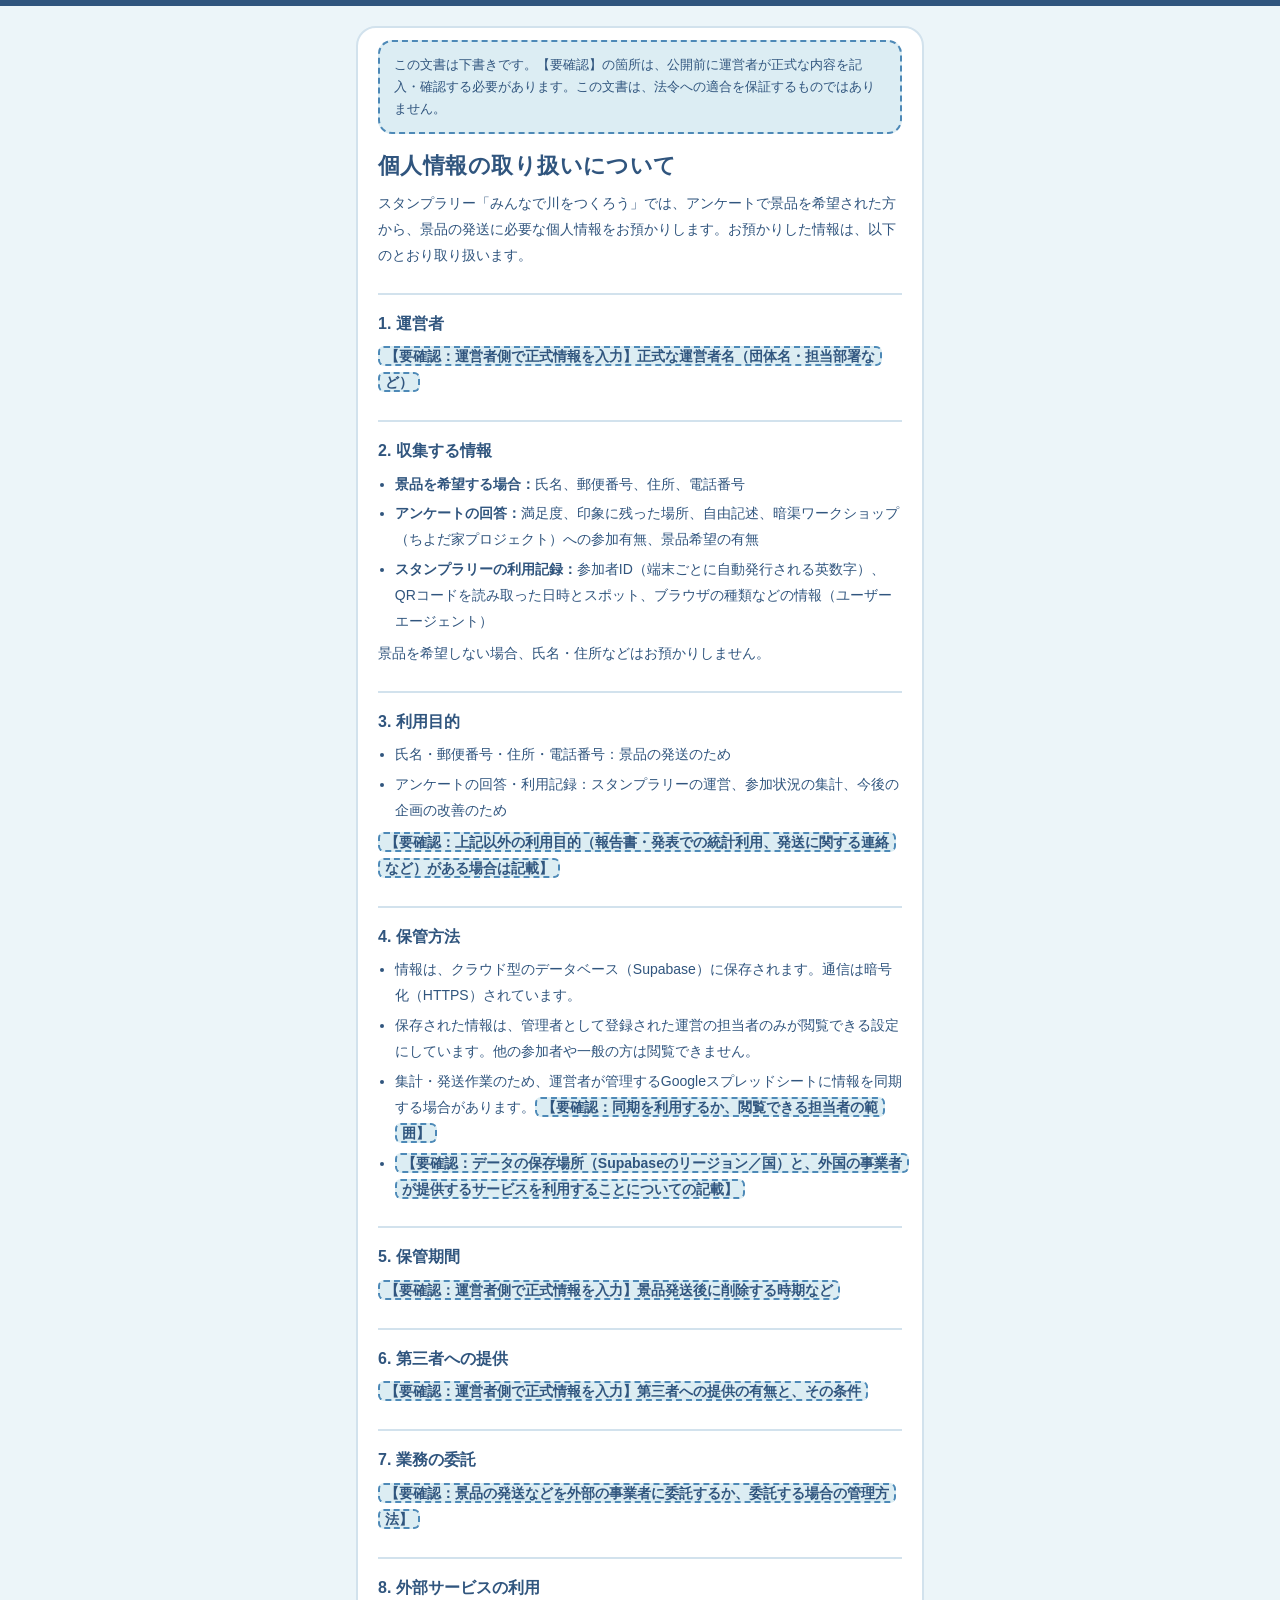
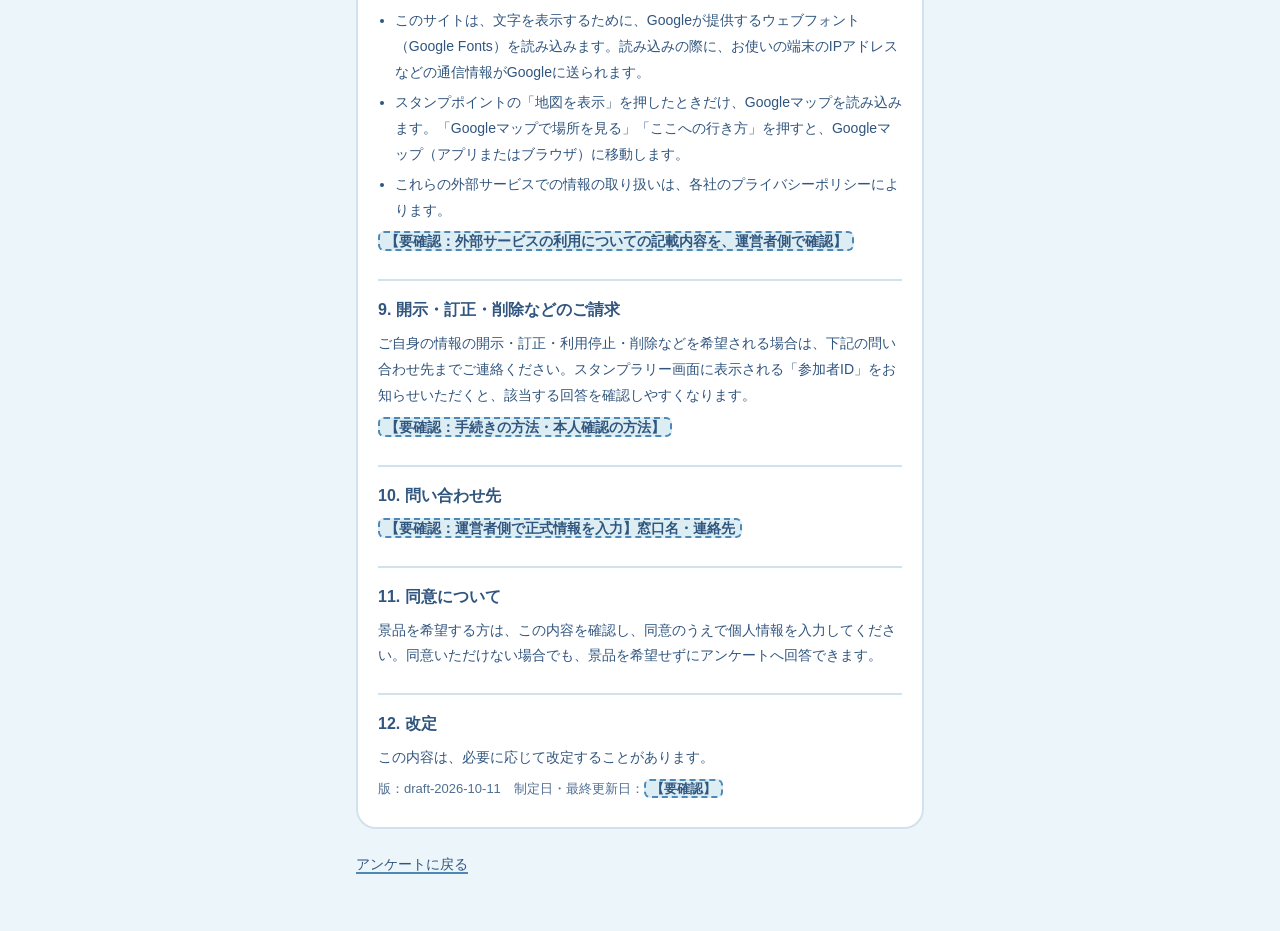
<file: survey/privacy.html>
<!doctype html><html lang="ja"><head><meta charset="utf-8"><meta name="viewport" content="width=device-width,initial-scale=1">
<meta name="theme-color" content="#30557e">
<title>個人情報の取り扱いについて｜スタンプラリー</title>
<!-- 欧文・数字：Josefin Sans Bold（Google Fonts / SIL Open Font License）。日本語：筑紫A丸ゴシック（Webフォント未契約のため、brand.css の代替フォントで表示） -->
<link rel="preconnect" href="https://fonts.googleapis.com"><link rel="preconnect" href="https://fonts.gstatic.com" crossorigin>
<link rel="stylesheet" href="https://fonts.googleapis.com/css2?family=Josefin+Sans:wght@700&display=swap">
<link rel="stylesheet" href="../brand.css?v=83e38fe7"><link rel="stylesheet" href="style.css?v=c5a78445"></head><body class="policy-page">
<main class="container">
<!--
  プライバシー規約の本文。アンケート画面のモーダルにも、この <article id="policy"> の中身がそのまま表示されます。
  内容を確定・変更したら data-version を更新してください（回答ごとに、同意した版として保存されます）。
  【要確認】の箇所は運営者が正式な情報を記入してください。記入後は「下書き」の注意書きを削除してください。
-->
<article id="policy" class="policy" data-version="draft-2026-10-11">
<p class="draft-banner">この文書は下書きです。【要確認】の箇所は、公開前に運営者が正式な内容を記入・確認する必要があります。この文書は、法令への適合を保証するものではありません。</p>
<h1><span class="ph">個人情報の</span><span class="ph">取り扱いについて</span></h1>
<p>スタンプラリー「みんなで川をつくろう」では、アンケートで景品を希望された方から、景品の発送に必要な個人情報をお預かりします。お預かりした情報は、以下のとおり取り扱います。</p>

<h2>1. 運営者</h2>
<p><mark class="todo">【要確認：運営者側で正式情報を入力】正式な運営者名（団体名・担当部署など）</mark></p>

<h2>2. 収集する情報</h2>
<ul>
  <li><strong>景品を希望する場合：</strong>氏名、郵便番号、住所、電話番号</li>
  <li><strong>アンケートの回答：</strong>満足度、印象に残った場所、自由記述、暗渠ワークショップ（ちよだ家プロジェクト）への参加有無、景品希望の有無</li>
  <li><strong>スタンプラリーの利用記録：</strong>参加者ID（端末ごとに自動発行される英数字）、QRコードを読み取った日時とスポット、ブラウザの種類などの情報（ユーザーエージェント）</li>
</ul>
<p>景品を希望しない場合、氏名・住所などはお預かりしません。</p>

<h2>3. 利用目的</h2>
<ul>
  <li>氏名・郵便番号・住所・電話番号：景品の発送のため</li>
  <li>アンケートの回答・利用記録：スタンプラリーの運営、参加状況の集計、今後の企画の改善のため</li>
</ul>
<p><mark class="todo">【要確認：上記以外の利用目的（報告書・発表での統計利用、発送に関する連絡など）がある場合は記載】</mark></p>

<h2>4. 保管方法</h2>
<ul>
  <li>情報は、クラウド型のデータベース（Supabase）に保存されます。通信は暗号化（HTTPS）されています。</li>
  <li>保存された情報は、管理者として登録された運営の担当者のみが閲覧できる設定にしています。他の参加者や一般の方は閲覧できません。</li>
  <li>集計・発送作業のため、運営者が管理するGoogleスプレッドシートに情報を同期する場合があります。<mark class="todo">【要確認：同期を利用するか、閲覧できる担当者の範囲】</mark></li>
  <li><mark class="todo">【要確認：データの保存場所（Supabaseのリージョン／国）と、外国の事業者が提供するサービスを利用することについての記載】</mark></li>
</ul>

<h2>5. 保管期間</h2>
<p><mark class="todo">【要確認：運営者側で正式情報を入力】景品発送後に削除する時期など</mark></p>

<h2>6. 第三者への提供</h2>
<p><mark class="todo">【要確認：運営者側で正式情報を入力】第三者への提供の有無と、その条件</mark></p>

<h2>7. 業務の委託</h2>
<p><mark class="todo">【要確認：景品の発送などを外部の事業者に委託するか、委託する場合の管理方法】</mark></p>

<h2>8. 外部サービスの利用</h2>
<ul>
  <li>このサイトは、文字を表示するために、Googleが提供するウェブフォント（Google Fonts）を読み込みます。読み込みの際に、お使いの端末のIPアドレスなどの通信情報がGoogleに送られます。</li>
  <li>スタンプポイントの「地図を表示」を押したときだけ、Googleマップを読み込みます。「Googleマップで場所を見る」「ここへの行き方」を押すと、Googleマップ（アプリまたはブラウザ）に移動します。</li>
  <li>これらの外部サービスでの情報の取り扱いは、各社のプライバシーポリシーによります。</li>
</ul>
<p><mark class="todo">【要確認：外部サービスの利用についての記載内容を、運営者側で確認】</mark></p>

<h2>9. 開示・訂正・削除などのご請求</h2>
<p>ご自身の情報の開示・訂正・利用停止・削除などを希望される場合は、下記の問い合わせ先までご連絡ください。スタンプラリー画面に表示される「参加者ID」をお知らせいただくと、該当する回答を確認しやすくなります。</p>
<p><mark class="todo">【要確認：手続きの方法・本人確認の方法】</mark></p>

<h2>10. 問い合わせ先</h2>
<p><mark class="todo">【要確認：運営者側で正式情報を入力】窓口名・連絡先</mark></p>

<h2>11. 同意について</h2>
<p>景品を希望する方は、この内容を確認し、同意のうえで個人情報を入力してください。同意いただけない場合でも、景品を希望せずにアンケートへ回答できます。</p>

<h2>12. 改定</h2>
<p>この内容は、必要に応じて改定することがあります。</p>
<p class="policy-meta">版：draft-2026-10-11　制定日・最終更新日：<mark class="todo">【要確認】</mark></p>
</article>
<p class="back"><a href="./">アンケートに戻る</a></p>
</main>
</body></html>
</file>
<file: brand.css>
/*
 * ブランド設定（すきまキッズラボ）
 * 色・フォント・角丸・余白は、ここだけで管理します。各ページのCSSは、ここの変数を使います。
 * 色を変えたいときは、このファイルの :root だけを書き換えてください。
 */
:root{
  /* ── ブランドカラー（この3色と白だけを基本にします） ── */
  --color-primary:#30557e;    /* 見出し・主要ボタン・重要な文字・強いコントラストが必要な要素 */
  --color-secondary:#4d89b7;  /* 進捗・補助的なボタンの枠・線・アイコン・スタンプの状態 */
  --color-accent:#62adca;     /* アクセント・アニメーション・進捗の強調 */
  --color-white:#ffffff;

  /* ── 読みやすさの基準（コントラスト比） ──
   * 主色 #30557e は白の上で 7.7:1。文字はこの色を基本にします。
   * サブカラー #4d89b7 は白の上で 3.8:1、アクセント #62adca は 2.5:1 のため、
   * 小さな文字には使わず、線・アイコン・図形・大きな文字にだけ使います。 */

  /* ── 上の色を白に重ねた淡い色（背景・罫線用。色味はブランドカラーと同じ） ──
   * accent 12%：ページの背景 / accent 22%・35%：区切りや面 / secondary 25%：罫線 / primary 8%：控えめな面 */
  --tint-accent-12:#ecf5f9;
  --tint-accent-22:#dcedf3;
  --tint-accent-35:#c8e2ec;
  --tint-secondary-25:#d2e2ed;
  --tint-primary-08:#eef1f5;

  /* ── 役割ごとの色 ── */
  --color-bg:var(--tint-accent-12);
  --color-surface:var(--color-white);
  --color-text:var(--color-primary);
  --color-text-muted:#4f6e91;   /* 主色を白に85%重ねた色。白の上で 5.3:1 */
  --color-line:var(--tint-secondary-25);
  --color-on-primary:var(--color-white);
  --color-on-primary-muted:rgba(255,255,255,.84);

  /* ── フォント ──
   * 日本語：筑紫A丸ゴシック。有料フォントのため、フォントファイルはこのリポジトリに含めていません。
   *   Adobe Fonts などで契約してWebフォントを読み込むと、先頭の名前で表示されます（README参照）。
   *   使えないときは、下のフォントに順に切り替わります（実際に表示されるのは筑紫A丸ゴシックではありません）。
   * 欧文・数字・英語ラベル：Josefin Sans Bold（Google Fontsから読み込み） */
  --font-ja:"fot-tsukuardgothic-std","FOT-TsukuARdGothic Std","FOT-筑紫A丸ゴシック Std","筑紫A丸ゴシック","Tsukushi A Round Gothic",
    "Hiragino Maru Gothic ProN","ヒラギノ丸ゴ ProN","Yu Gothic","YuGothic","Noto Sans JP","Meiryo",sans-serif;
  --font-en:"Josefin Sans",var(--font-ja);

  /* ── 角丸・余白 ── */
  --radius-card:20px;      /* カード・パネル */
  --radius-control:14px;   /* ボタン・入力欄・スタンプ枠 */
  --radius-pill:999px;     /* バッジ */
  --space-1:4px;--space-2:8px;--space-3:12px;--space-4:16px;--space-5:24px;--space-6:32px;

  --ease:cubic-bezier(.2,.8,.2,1);
  color-scheme:light;
}

*{box-sizing:border-box}
/* hidden属性で隠した要素は、他のCSSの display 指定に関係なく必ず隠す */
[hidden]{display:none!important}
html{-webkit-text-size-adjust:100%}
body{margin:0;background:var(--color-bg);color:var(--color-text);font-family:var(--font-ja);line-height:1.7;-webkit-tap-highlight-color:transparent}
body:before{content:"";display:block;height:6px;background:var(--color-primary)}
body{padding:0 env(safe-area-inset-right) env(safe-area-inset-bottom) env(safe-area-inset-left)}

/* 欧文・数字・英語ラベル（Josefin Sans Bold） */
.en{font-family:var(--font-en);font-weight:700;letter-spacing:.14em}
.num{font-family:var(--font-en);font-weight:700;font-variant-numeric:lining-nums tabular-nums}

/* 日本語の見出しを、文節の区切りでだけ折り返す */
.ph{display:inline-block}

a{color:var(--color-primary);text-decoration-color:var(--color-secondary);text-underline-offset:3px;text-decoration-thickness:2px}
:focus-visible{outline:3px solid var(--color-primary);outline-offset:2px}

/* ボタン（共通）：主要＝主色で塗る / 補助＝白地にサブカラーの枠 */
.btn{display:inline-flex;align-items:center;justify-content:center;gap:var(--space-2);min-height:48px;padding:10px 18px;border-radius:var(--radius-control);
  font:inherit;font-weight:700;font-size:15px;text-decoration:none;cursor:pointer;border:2px solid var(--color-primary);background:var(--color-primary);color:var(--color-on-primary)}
.btn.sub{background:var(--color-white);border-color:var(--color-secondary);color:var(--color-primary)}
.btn:disabled{opacity:.6;cursor:wait}
</file>
<file: survey/style.css>
/* アンケート・規約ページのスタイル。色・フォント・角丸は ../brand.css の変数を使います。 */
.container{max-width:600px;margin:auto;padding:20px var(--space-4) 40px}
.page-head{padding:var(--space-4) 4px var(--space-2)}
.eyebrow{font-size:12px;letter-spacing:.18em;color:var(--color-text-muted);margin:0 0 var(--space-2)}
h1{font-weight:700;font-size:clamp(26px,7.4vw,34px);line-height:1.3;letter-spacing:.02em;margin:0 0 var(--space-2)}
#lead{color:var(--color-text-muted);margin:0 0 var(--space-4)}
.preview-banner{margin:0 0 var(--space-4);padding:12px 14px;border:2px dashed var(--color-secondary);border-radius:var(--radius-control);background:var(--tint-accent-12);color:var(--color-primary);font-size:14px;line-height:1.7}

form{display:block}
.block{background:var(--color-surface);border:2px solid var(--color-line);border-radius:var(--radius-card);padding:6px 20px 10px;margin-bottom:var(--space-4)}
label{display:block;margin:var(--space-4) 0;font-weight:700;font-size:15px}
input,select,textarea,button{box-sizing:border-box;width:100%;font:inherit;font-size:16px;padding:12px;margin-top:7px;border:2px solid var(--color-secondary);border-radius:var(--radius-control);background:var(--color-white);color:var(--color-text)}
input:focus,select:focus,textarea:focus{outline:3px solid var(--color-primary);outline-offset:1px;border-color:var(--color-primary)}
input[readonly]{background:var(--tint-primary-08);border-color:var(--color-line);color:var(--color-text-muted);letter-spacing:.06em}
/* iOSでは選択欄が標準の見た目だと高さが潰れるため、独自の見た目にする */
select{-webkit-appearance:none;appearance:none;min-height:48px;padding-right:40px;background:var(--color-white) url("data:image/svg+xml,%3Csvg xmlns='http://www.w3.org/2000/svg' width='12' height='8' viewBox='0 0 12 8'%3E%3Cpath d='M1 1.5l5 5 5-5' fill='none' stroke='%2330557e' stroke-width='1.8' stroke-linecap='round' stroke-linejoin='round'/%3E%3C/svg%3E") no-repeat right 16px center}
input:not([type=checkbox]):not([type=radio]){min-height:48px}
button{background:var(--color-primary);border-color:var(--color-primary);color:var(--color-on-primary);font-weight:700;cursor:pointer;padding:14px}
button:disabled{opacity:.6;cursor:wait}
#submitBtn{margin-top:4px;min-height:52px}
.hint{display:block;margin-top:6px;font-size:13px;font-weight:400;color:var(--color-text-muted)}
.note{font-size:13px;color:var(--color-text-muted);margin:0 0 14px;line-height:1.7}

.check{display:flex;gap:10px;align-items:flex-start;font-weight:400}
.check input{flex:none;width:22px;height:22px;margin:1px 0 0;accent-color:var(--color-primary)}
.prize{font-weight:700;font-size:16px;margin:var(--space-3) 0 6px;padding:var(--space-3) 14px;min-height:48px;align-items:center;border:2px solid var(--color-line);border-radius:var(--radius-control);background:var(--color-white);cursor:pointer}
.prize:has(input:checked){border-color:var(--color-primary);background:var(--tint-accent-12)}
.prize input{margin:0}

fieldset{border:0;padding:0;margin:0}
fieldset[hidden]{display:none}
legend{font-weight:700;padding:0;margin:var(--space-4) 0 10px;font-size:15px;line-height:1.55}
#shipping{border-top:2px solid var(--color-line);margin-top:4px}
#shipping legend{float:left;width:100%;font-size:17px;margin:18px 0 10px}
#shipping legend+*{clear:both}

/* 選択肢（大きめのタップ領域） */
.choice{margin-bottom:6px}
.option{display:flex;align-items:center;gap:var(--space-3);margin:var(--space-2) 0;padding:13px 14px;border:2px solid var(--color-line);border-radius:var(--radius-control);font-weight:700;background:var(--color-white);cursor:pointer}
.option input{flex:none;width:20px;height:20px;margin:0;accent-color:var(--color-primary)}
.option:has(input:checked){border-color:var(--color-primary);background:var(--tint-accent-12)}
.choice .note{margin:10px 0 4px}

/* 個人情報の取り扱い（要点） */
.privacy-summary{background:var(--tint-primary-08);border:2px solid var(--color-line);border-radius:var(--radius-control);padding:14px 16px;margin:4px 0 6px}
.ps-title{margin:0 0 var(--space-2);font-weight:700;font-size:14px}
.privacy-summary dl{display:grid;grid-template-columns:auto 1fr;gap:6px 14px;margin:0;font-size:13px}
.privacy-summary dt{color:var(--color-text-muted);white-space:nowrap}
.privacy-summary dd{margin:0}
.text-button{width:auto;min-height:44px;margin:4px 0 -6px;padding:0;border:0;background:none;color:var(--color-primary);font-size:14px;font-weight:700;text-decoration:underline;text-decoration-color:var(--color-secondary);text-decoration-thickness:2px;text-underline-offset:3px}
.inline-link{display:inline;width:auto;margin:0;padding:0;border:0;background:none;color:var(--color-primary);font-size:inherit;font-weight:700;text-decoration:underline;text-decoration-color:var(--color-secondary);text-decoration-thickness:2px;text-underline-offset:3px}
.consent{margin-top:20px;padding:14px;border:2px solid var(--color-line);border-radius:var(--radius-control);background:var(--color-white)}
.consent:has(input:checked){border-color:var(--color-primary);background:var(--tint-accent-12)}

/* 運営者が正式な情報を記入する箇所（公開前に文章に置き換えます） */
mark.todo{background:var(--tint-accent-22);color:var(--color-primary);border:2px dashed var(--color-secondary);border-radius:6px;padding:0 5px;font-weight:700;-webkit-box-decoration-break:clone;box-decoration-break:clone}

#message{font-weight:700;line-height:1.6}
.back{margin-top:24px;font-size:14px}

/* プライバシー規約のモーダル（スマートフォンでは下から開くシート） */
dialog{width:100%;max-width:640px;height:88vh;height:88dvh;max-height:calc(100vh - 16px);max-height:calc(100dvh - 16px);margin:auto auto 0;padding:0;border:0;border-radius:var(--radius-card) var(--radius-card) 0 0;background:var(--color-surface);color:var(--color-text);display:none;flex-direction:column}
dialog[open]{display:flex;animation:sheet .35s var(--ease)}
dialog::backdrop{background:rgba(48,85,126,.55)}
html:has(dialog[open]){overflow:hidden}
.dialog-head{display:flex;justify-content:space-between;align-items:center;padding:14px 12px 10px 20px;border-bottom:2px solid var(--color-line)}
.dialog-head p{margin:0;font-weight:700}
.dialog-close{width:44px;height:44px;margin:0;padding:0;border:0;background:none;color:var(--color-text-muted);font-size:22px}
.dialog-body{flex:1 1 auto;min-height:0;overflow-y:auto;overscroll-behavior:contain;-webkit-overflow-scrolling:touch;padding:4px 20px 16px}
.dialog-head,.dialog-foot{flex:none}
.dialog-body:focus{outline:none}
.dialog-foot{padding:12px 16px calc(12px + env(safe-area-inset-bottom));border-top:2px solid var(--color-line)}
.dialog-foot button{margin:0}
@media(min-width:680px){dialog{height:min(80vh,760px);margin:auto;border-radius:var(--radius-card)}}
@keyframes sheet{from{transform:translateY(24px);opacity:0}to{transform:none;opacity:1}}

/* 規約本文（privacy.html とモーダル共通） */
.policy{font-size:14px;line-height:1.85}
.policy h1{font-size:22px;margin:18px 0 10px}
.policy h2{font-size:16px;font-weight:700;margin:24px 0 6px;padding-top:14px;border-top:2px solid var(--color-line)}
.policy ul{padding-left:1.2em;margin:6px 0}
.policy li{margin:4px 0}
.policy p{margin:6px 0}
.draft-banner{margin:14px 0 0;padding:var(--space-3) 14px;border-radius:var(--radius-control);background:var(--tint-accent-22);border:2px dashed var(--color-secondary);color:var(--color-text);font-size:13px;line-height:1.7}
.policy-meta{margin-top:20px;color:var(--color-text-muted);font-size:13px}
.policy-page .policy{background:var(--color-surface);border:2px solid var(--color-line);border-radius:var(--radius-card);padding:6px 20px 20px}

@media(prefers-reduced-motion:reduce){dialog[open]{animation:none}}
</file>
